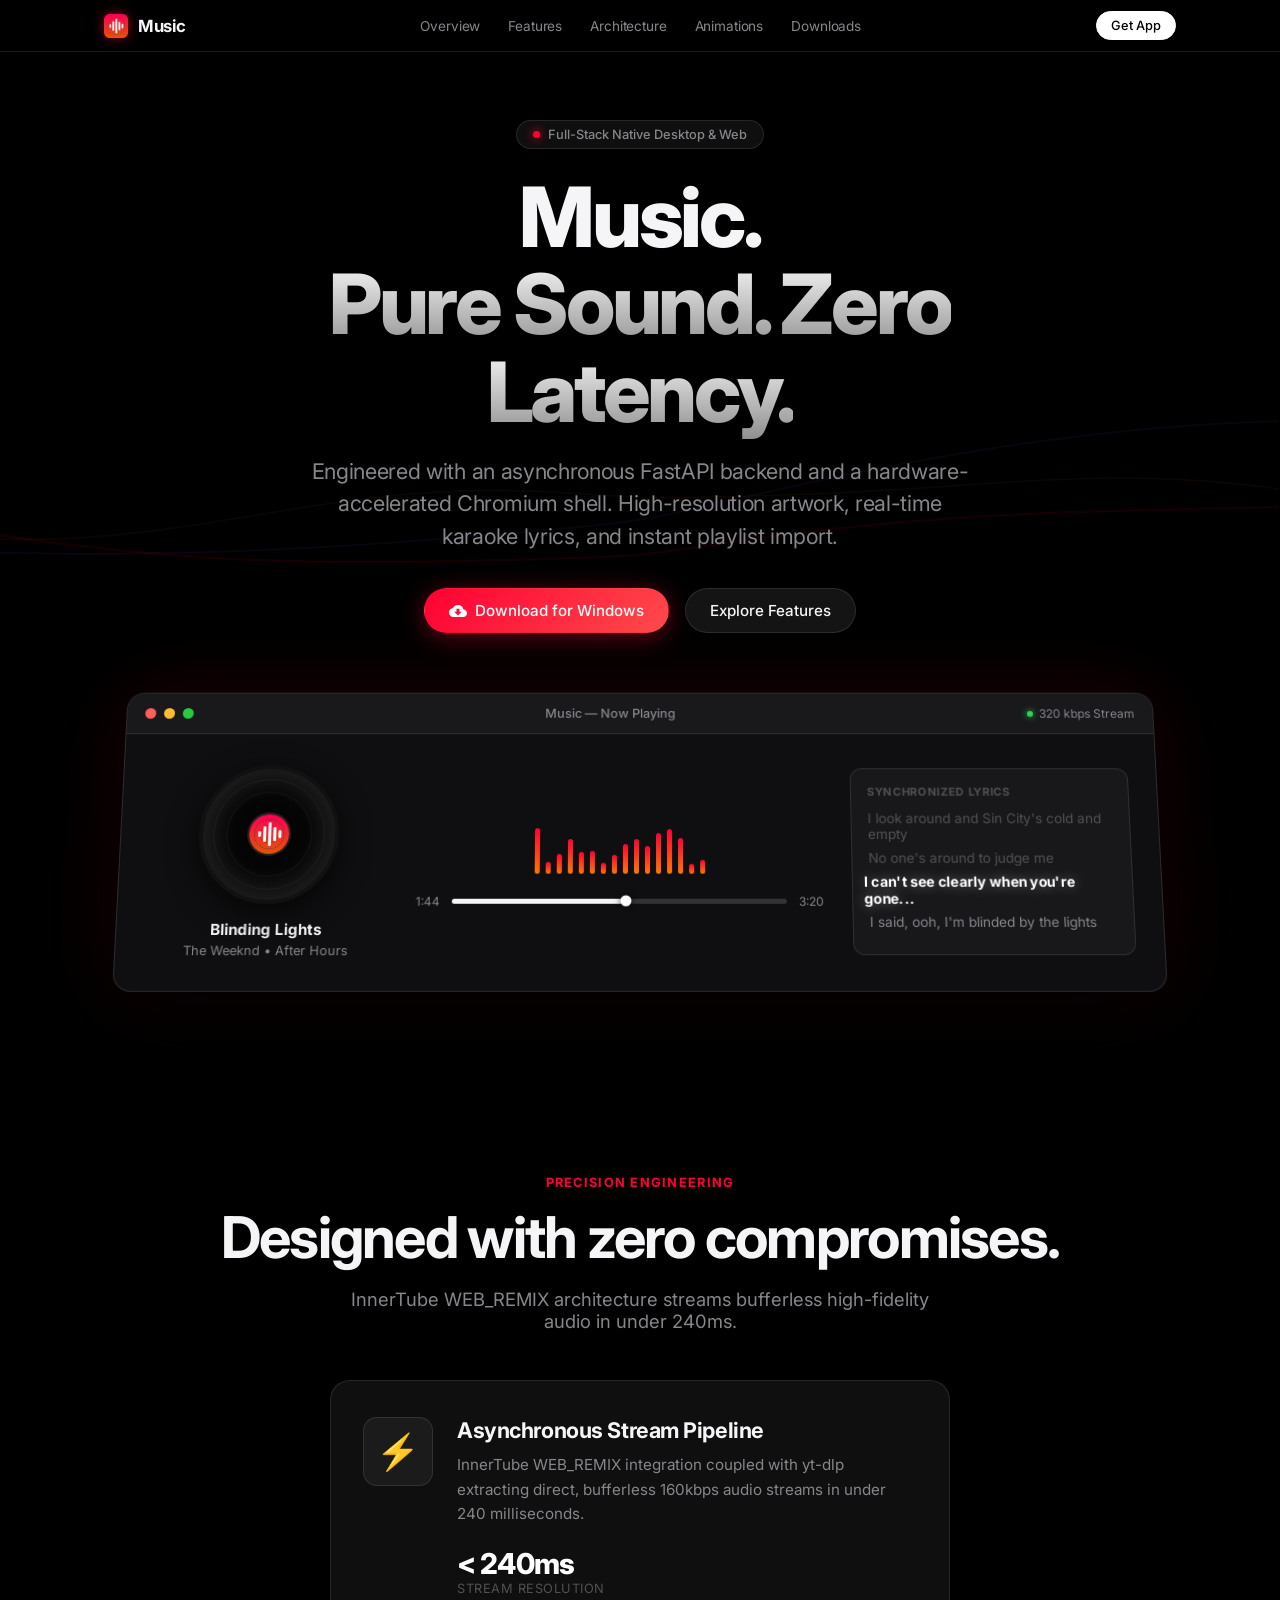
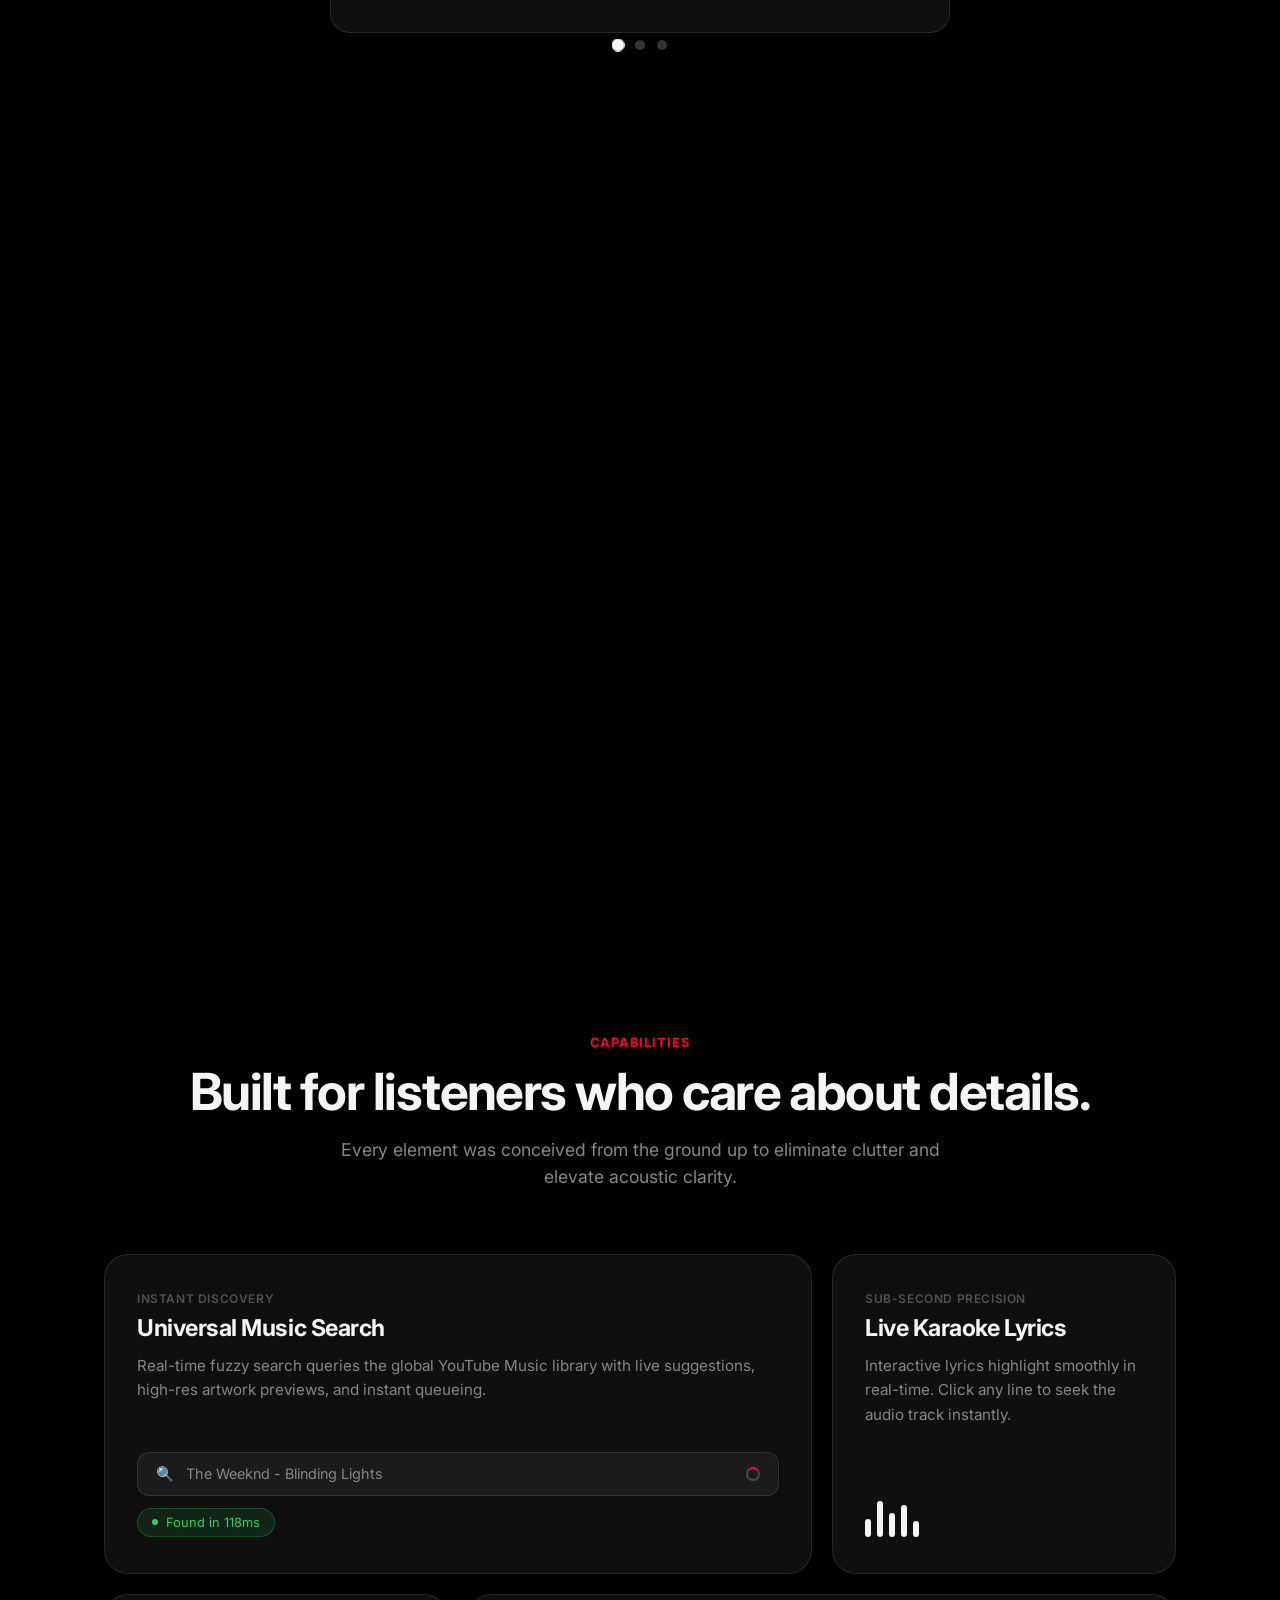
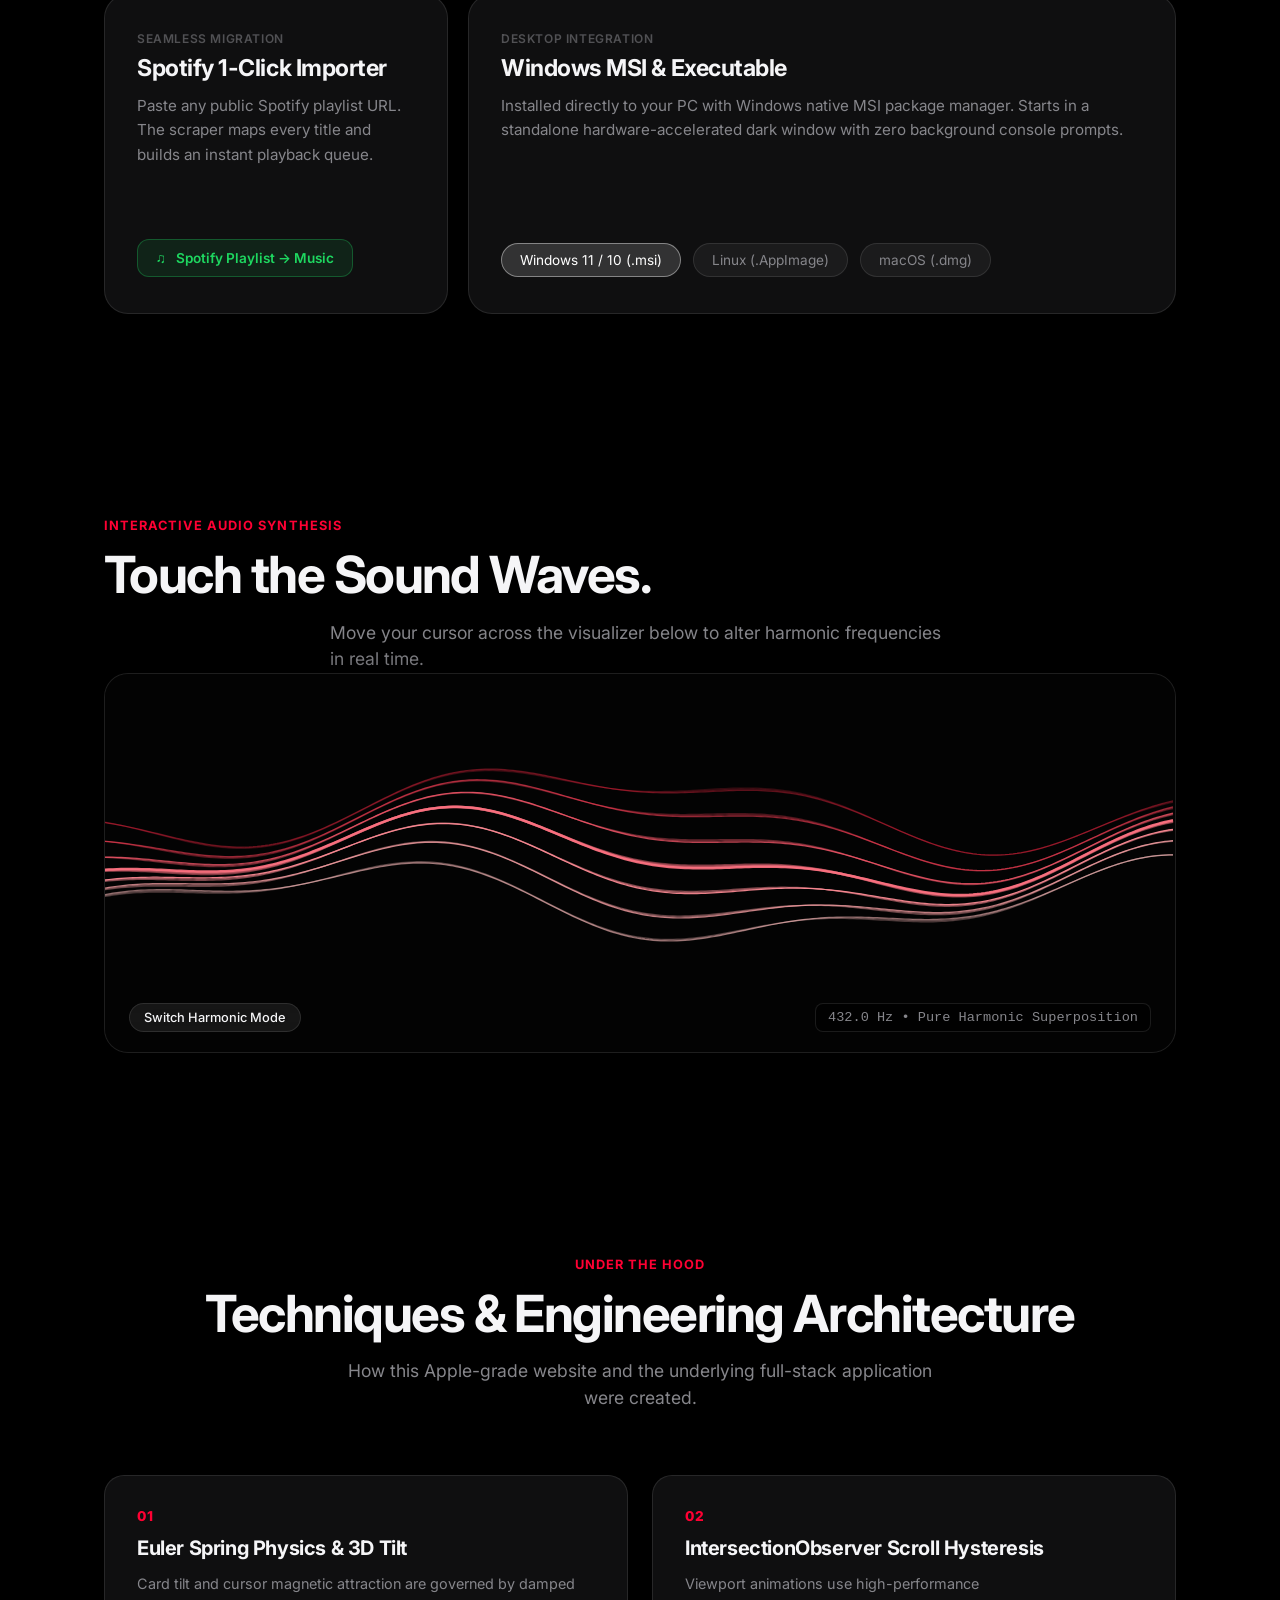
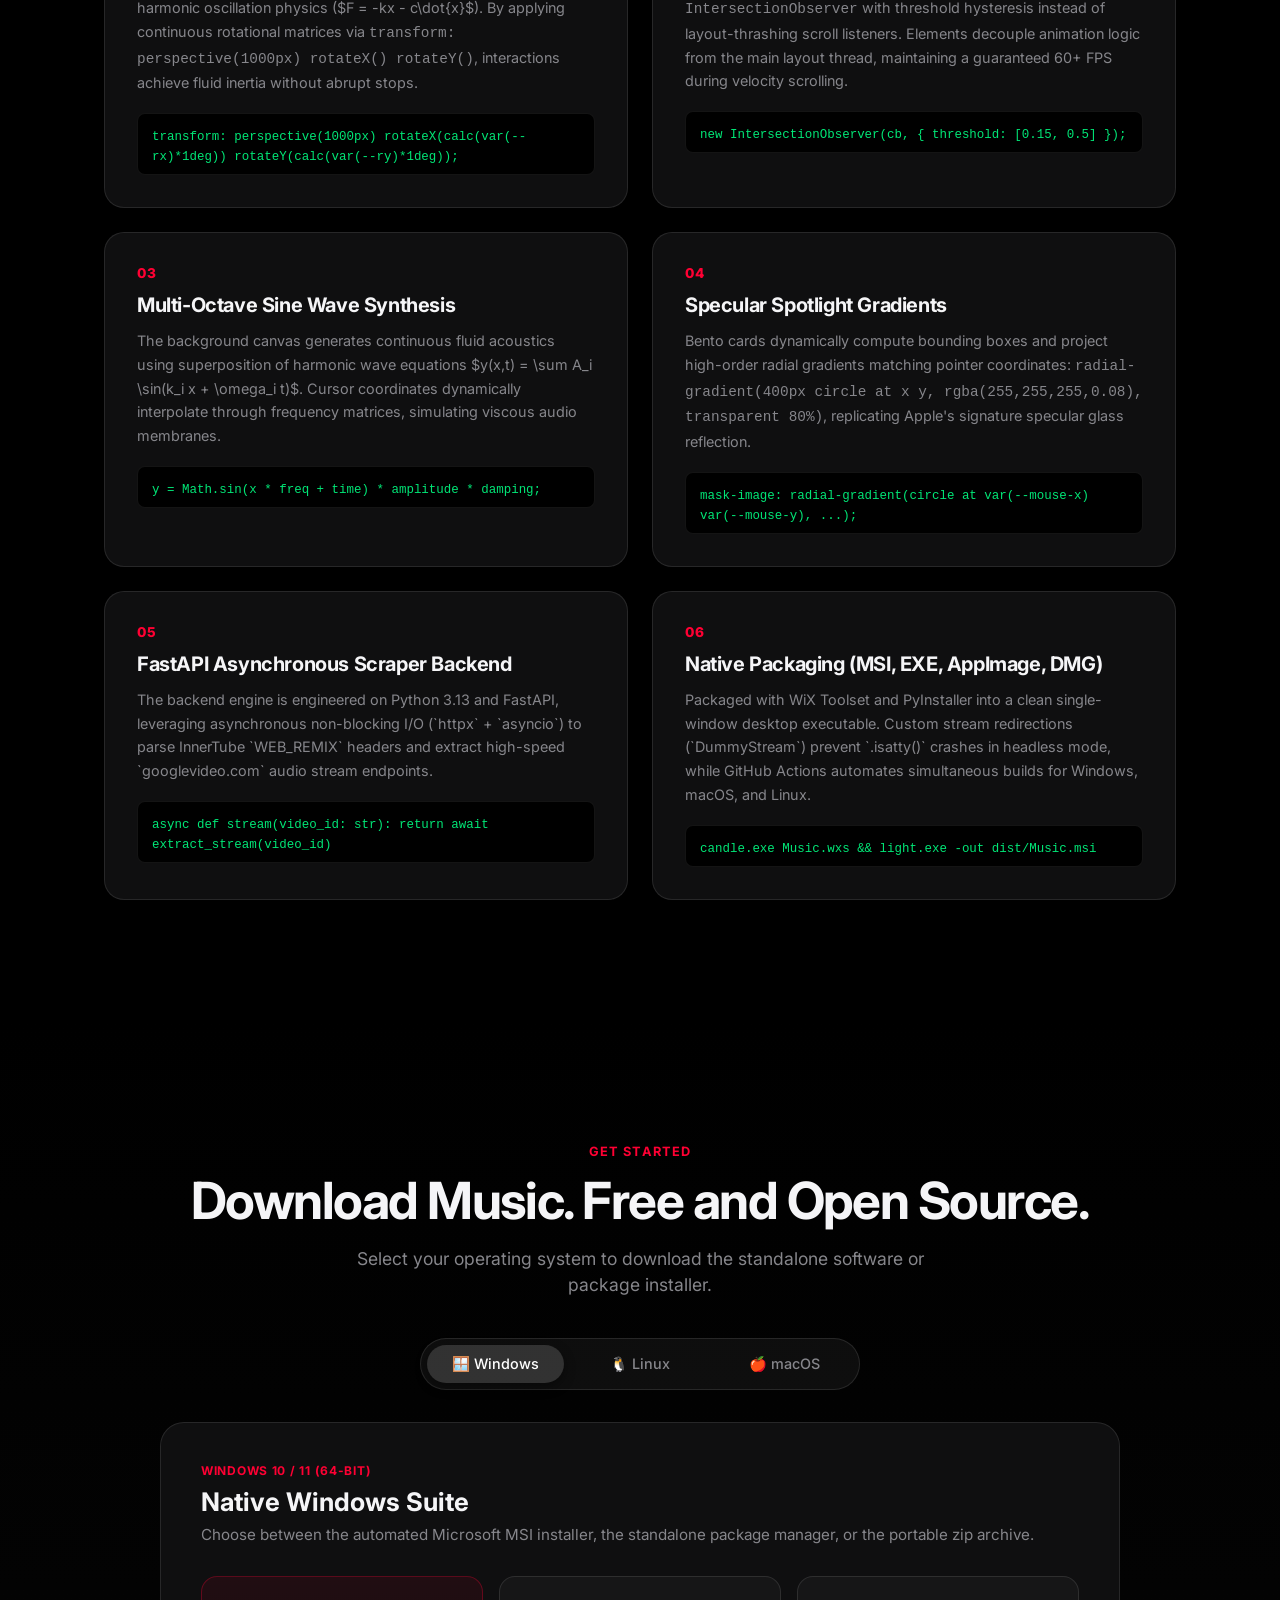
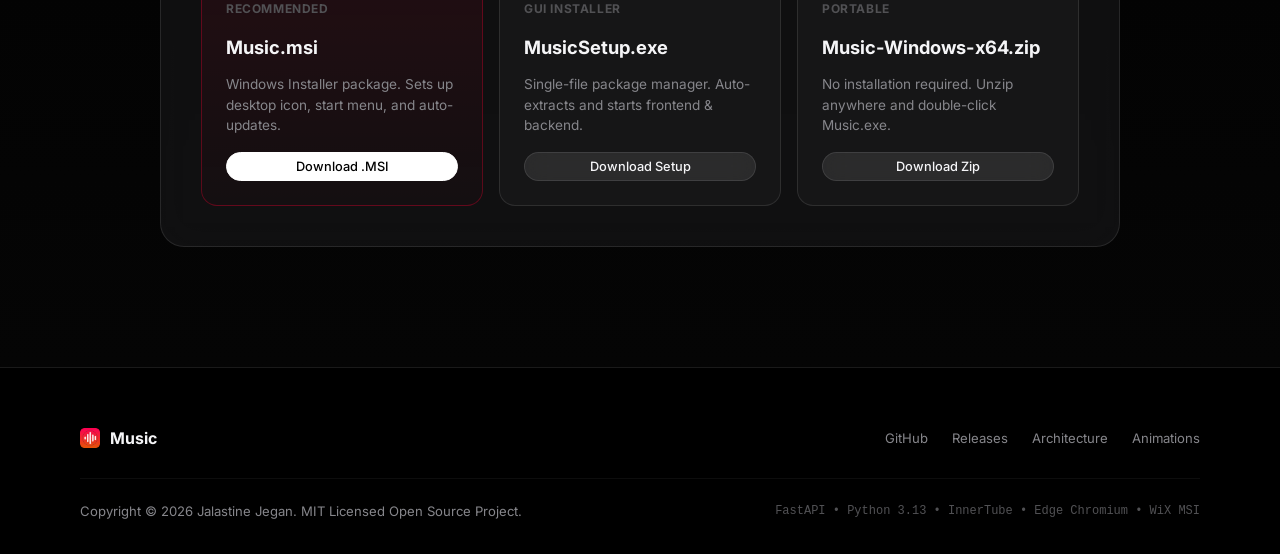
<file: showcase/index.html>
<!DOCTYPE html>
<html lang="en">
<head>
  <meta charset="UTF-8">
  <meta name="viewport" content="width=device-width, initial-scale=1.0">
  <title>Music — Pure Sound. Zero Boundaries.</title>
  <meta name="description" content="Experience Music: The high-fidelity full-stack desktop and web player. Engineered for zero latency, real-time synchronized karaoke lyrics, and instant stream resolution.">
  <link rel="icon" type="image/png" href="assets/icon.png">
  <link rel="stylesheet" href="styles.css">
  <!-- Google Fonts for Inter -->
  <link rel="preconnect" href="https://fonts.googleapis.com">
  <link rel="preconnect" href="https://fonts.gstatic.com" crossorigin>
  <link href="https://fonts.googleapis.com/css2?family=Inter:wght@300;400;500;600;700;800;900&display=swap" rel="stylesheet">
</head>
<body class="dark-theme">

  <!-- Ambient Background Canvas (Audio Reactive Waves) -->
  <canvas id="ambient-canvas"></canvas>

  <!-- Navigation Bar (Apple Style Frosted Glass) -->
  <header class="navbar" id="navbar">
    <div class="nav-container">
      <a href="#hero" class="nav-brand">
        <img src="assets/icon.png" alt="Music Logo" class="nav-logo">
        <span class="nav-title">Music</span>
      </a>
      <nav class="nav-links">
        <a href="#overview">Overview</a>
        <a href="#features">Features</a>
        <a href="#architecture">Architecture</a>
        <a href="#animation-tech">Animations</a>
        <a href="#download">Downloads</a>
      </nav>
      <div class="nav-actions">
        <a href="#download" class="btn btn-primary btn-sm">Get App</a>
      </div>
    </div>
  </header>

  <main>
    <!-- HERO SECTION -->
    <section class="hero-section" id="hero">
      <div class="hero-content">
        <div class="badge badge-pulse animate-on-scroll">
          <span class="pulse-dot"></span> Full-Stack Native Desktop & Web
        </div>
        <h1 class="hero-headline animate-on-scroll delay-1">
          Music.<br>
          <span class="gradient-text">Pure Sound. Zero Latency.</span>
        </h1>
        <p class="hero-subhead animate-on-scroll delay-2">
          Engineered with an asynchronous FastAPI backend and a hardware-accelerated Chromium shell. High-resolution artwork, real-time karaoke lyrics, and instant playlist import.
        </p>
        <div class="hero-cta-group animate-on-scroll delay-3">
          <a href="#download" class="btn btn-primary btn-glow">
            <svg class="btn-icon" viewBox="0 0 24 24" fill="currentColor">
              <path d="M19.35 10.04C18.67 6.59 15.64 4 12 4 9.11 4 6.6 5.64 5.35 8.04 2.34 8.36 0 10.91 0 14c0 3.31 2.69 6 6 6h13c2.76 0 5-2.24 5-5 0-2.64-2.05-4.78-4.65-4.96zM17 13l-5 5-5-5h3V9h4v4h3z"/>
            </svg>
            Download for Windows
          </a>
          <a href="#features" class="btn btn-glass">Explore Features</a>
        </div>
      </div>

      <!-- 3D FLOATING DEVICE SHOWCASE -->
      <div class="hero-visual animate-on-scroll delay-3">
        <div class="device-mockup" id="device-mockup">
          <div class="device-header">
            <div class="traffic-lights">
              <span class="light red"></span>
              <span class="light yellow"></span>
              <span class="light green"></span>
            </div>
            <div class="device-title">Music — Now Playing</div>
            <div class="device-status">
              <span class="status-indicator"></span> 320 kbps Stream
            </div>
          </div>
          <div class="device-screen">
            <!-- Simulated Active Player UI -->
            <div class="player-simulation">
              <div class="sim-left">
                <div class="vinyl-container" id="vinyl-turntable">
                  <div class="vinyl-disc spinning">
                    <div class="vinyl-groove"></div>
                    <div class="vinyl-groove"></div>
                    <div class="vinyl-label">
                      <img src="assets/icon.png" alt="Album Art">
                    </div>
                  </div>
                </div>
                <div class="track-meta">
                  <div class="track-title">Blinding Lights</div>
                  <div class="track-artist">The Weeknd • After Hours</div>
                </div>
              </div>

              <div class="sim-center">
                <!-- Interactive Equalizer Bars -->
                <div class="sound-visualizer" id="equalizer">
                  <span class="eq-bar"></span>
                  <span class="eq-bar"></span>
                  <span class="eq-bar"></span>
                  <span class="eq-bar"></span>
                  <span class="eq-bar"></span>
                  <span class="eq-bar"></span>
                  <span class="eq-bar"></span>
                  <span class="eq-bar"></span>
                  <span class="eq-bar"></span>
                  <span class="eq-bar"></span>
                  <span class="eq-bar"></span>
                  <span class="eq-bar"></span>
                  <span class="eq-bar"></span>
                  <span class="eq-bar"></span>
                  <span class="eq-bar"></span>
                  <span class="eq-bar"></span>
                </div>
                <!-- Scrubber Progress Bar -->
                <div class="scrubber-container">
                  <span class="time-current">1:42</span>
                  <div class="scrubber-bar">
                    <div class="scrubber-progress"></div>
                    <div class="scrubber-handle"></div>
                  </div>
                  <span class="time-total">3:20</span>
                </div>
              </div>

              <div class="sim-right">
                <!-- Live Karaoke Lyrics Preview -->
                <div class="lyrics-card">
                  <div class="lyrics-header">Synchronized Lyrics</div>
                  <div class="lyrics-line past">I look around and Sin City's cold and empty</div>
                  <div class="lyrics-line past">No one's around to judge me</div>
                  <div class="lyrics-line active">I can't see clearly when you're gone...</div>
                  <div class="lyrics-line future">I said, ooh, I'm blinded by the lights</div>
                </div>
              </div>
            </div>
          </div>
        </div>
      </div>
    </section>

    <!-- KEYNOTE SHOWCASE (Sticky Scroll Sequence) -->
    <section class="keynote-section" id="overview">
      <div class="keynote-container">
        <div class="keynote-sticky">
          <div class="keynote-pill">Precision Engineering</div>
          <h2 class="keynote-title" id="keynote-title">Designed with zero compromises.</h2>
          <p class="keynote-subtitle" id="keynote-subtitle">
            Scroll to inspect the three pillars powering the architecture.
          </p>

          <div class="keynote-stage">
            <!-- Stage Item 1 -->
            <div class="stage-card active" data-stage="1">
              <div class="stage-icon">⚡</div>
              <div class="stage-info">
                <h3>Asynchronous Stream Pipeline</h3>
                <p>InnerTube WEB_REMIX integration coupled with yt-dlp extracting direct, bufferless 160kbps audio streams in under 240 milliseconds.</p>
                <div class="stage-metric">
                  <span class="metric-val">&lt; 240ms</span>
                  <span class="metric-desc">Stream Resolution</span>
                </div>
              </div>
            </div>

            <!-- Stage Item 2 -->
            <div class="stage-card" data-stage="2">
              <div class="stage-icon">🎤</div>
              <div class="stage-info">
                <h3>Dual-Engine Karaoke Lyrics</h3>
                <p>Sub-millisecond timestamped word alignment combining official YouTube browse tab payloads and LRCLIB real-time synchronization.</p>
                <div class="stage-metric">
                  <span class="metric-val">1ms</span>
                  <span class="metric-desc">Scroll Accuracy</span>
                </div>
              </div>
            </div>

            <!-- Stage Item 3 -->
            <div class="stage-card" data-stage="3">
              <div class="stage-icon">📦</div>
              <div class="stage-info">
                <h3>Unified Native Software</h3>
                <p>Standalone MSI installer, portable executable, and automated cross-platform distribution without external Python dependencies.</p>
                <div class="stage-metric">
                  <span class="metric-val">3 Platforms</span>
                  <span class="metric-desc">Windows, Linux, macOS</span>
                </div>
              </div>
            </div>
          </div>

          <!-- Progress dots -->
          <div class="stage-nav">
            <span class="stage-dot active" data-step="1"></span>
            <span class="stage-dot" data-step="2"></span>
            <span class="stage-dot" data-step="3"></span>
          </div>
        </div>
      </div>
    </section>

    <!-- BENTO GRID (Apple Style Modular Capabilities) -->
    <section class="bento-section" id="features">
      <div class="section-header text-center">
        <span class="section-tag">Capabilities</span>
        <h2 class="section-title">Built for listeners who care about details.</h2>
        <p class="section-desc">Every element was conceived from the ground up to eliminate clutter and elevate acoustic clarity.</p>
      </div>

      <div class="bento-grid">
        <!-- Bento 1: Large feature -->
        <div class="bento-card bento-span-2 bento-tilt">
          <div class="bento-content">
            <span class="bento-tag">Instant Discovery</span>
            <h3>Universal Music Search</h3>
            <p>Real-time fuzzy search queries the global YouTube Music library with live suggestions, high-res artwork previews, and instant queueing.</p>
          </div>
          <div class="bento-graphic search-graphic">
            <div class="search-bar-mockup">
              <span class="search-icon">🔍</span>
              <span class="search-text-typing">The Weeknd - Blinding Lights</span>
              <span class="search-spinner"></span>
            </div>
            <div class="search-result-chip">
              <span class="chip-dot"></span> Found in 118ms
            </div>
          </div>
          <div class="spotlight-overlay"></div>
        </div>

        <!-- Bento 2: Karaoke Lyrics -->
        <div class="bento-card bento-tilt">
          <div class="bento-content">
            <span class="bento-tag">Sub-second Precision</span>
            <h3>Live Karaoke Lyrics</h3>
            <p>Interactive lyrics highlight smoothly in real-time. Click any line to seek the audio track instantly.</p>
          </div>
          <div class="bento-graphic lyrics-graphic">
            <div class="audio-wave-bars">
              <span></span><span></span><span></span><span></span><span></span>
            </div>
          </div>
          <div class="spotlight-overlay"></div>
        </div>

        <!-- Bento 3: Spotify Importer -->
        <div class="bento-card bento-tilt">
          <div class="bento-content">
            <span class="bento-tag">Seamless Migration</span>
            <h3>Spotify 1-Click Importer</h3>
            <p>Paste any public Spotify playlist URL. The scraper maps every title and builds an instant playback queue.</p>
          </div>
          <div class="bento-graphic spotify-graphic">
            <div class="spotify-badge">
              <span class="spotify-icon">♫</span> Spotify Playlist &rarr; Music
            </div>
          </div>
          <div class="spotlight-overlay"></div>
        </div>

        <!-- Bento 4: Zero Terminal Desktop Software -->
        <div class="bento-card bento-span-2 bento-tilt">
          <div class="bento-content">
            <span class="bento-tag">Desktop Integration</span>
            <h3>Windows MSI & Executable</h3>
            <p>Installed directly to your PC with Windows native MSI package manager. Starts in a standalone hardware-accelerated dark window with zero background console prompts.</p>
          </div>
          <div class="bento-graphic os-graphic">
            <div class="os-pill active">Windows 11 / 10 (.msi)</div>
            <div class="os-pill">Linux (.AppImage)</div>
            <div class="os-pill">macOS (.dmg)</div>
          </div>
          <div class="spotlight-overlay"></div>
        </div>
      </div>
    </section>

    <!-- INTERACTIVE ACOUSTIC CANVAS SECTION -->
    <section class="acoustic-section">
      <div class="acoustic-content">
        <span class="section-tag">Interactive Audio Synthesis</span>
        <h2 class="section-title">Touch the Sound Waves.</h2>
        <p class="section-desc">Move your cursor across the visualizer below to alter harmonic frequencies in real time.</p>
      </div>
      <div class="interactive-canvas-box">
        <canvas id="interactive-wave-canvas"></canvas>
        <div class="canvas-controls">
          <button class="btn btn-sm btn-glass" id="wave-mode-btn">Switch Harmonic Mode</button>
          <span class="wave-freq-readout" id="wave-freq">432.0 Hz</span>
        </div>
      </div>
    </section>

    <!-- ANIMATION & FULL-STACK TECHNIQUES (Technical Deep Dive) -->
    <section class="tech-deepdive-section" id="animation-tech">
      <div class="section-header text-center">
        <span class="section-tag">Under The Hood</span>
        <h2 class="section-title">Techniques & Engineering Architecture</h2>
        <p class="section-desc">How this Apple-grade website and the underlying full-stack application were created.</p>
      </div>

      <div class="tech-grid">
        <!-- Technique 1 -->
        <div class="tech-card animate-on-scroll">
          <div class="tech-num">01</div>
          <h3>Euler Spring Physics & 3D Tilt</h3>
          <p>
            Card tilt and cursor magnetic attraction are governed by damped harmonic oscillation physics ($F = -kx - c\dot{x}$). By applying continuous rotational matrices via <code>transform: perspective(1000px) rotateX() rotateY()</code>, interactions achieve fluid inertia without abrupt stops.
          </p>
          <div class="tech-code-snippet">
            <code>transform: perspective(1000px) rotateX(calc(var(--rx)*1deg)) rotateY(calc(var(--ry)*1deg));</code>
          </div>
        </div>

        <!-- Technique 2 -->
        <div class="tech-card animate-on-scroll delay-1">
          <div class="tech-num">02</div>
          <h3>IntersectionObserver Scroll Hysteresis</h3>
          <p>
            Viewport animations use high-performance <code>IntersectionObserver</code> with threshold hysteresis instead of layout-thrashing scroll listeners. Elements decouple animation logic from the main layout thread, maintaining a guaranteed 60+ FPS during velocity scrolling.
          </p>
          <div class="tech-code-snippet">
            <code>new IntersectionObserver(cb, { threshold: [0.15, 0.5] });</code>
          </div>
        </div>

        <!-- Technique 3 -->
        <div class="tech-card animate-on-scroll delay-2">
          <div class="tech-num">03</div>
          <h3>Multi-Octave Sine Wave Synthesis</h3>
          <p>
            The background canvas generates continuous fluid acoustics using superposition of harmonic wave equations $y(x,t) = \sum A_i \sin(k_i x + \omega_i t)$. Cursor coordinates dynamically interpolate through frequency matrices, simulating viscous audio membranes.
          </p>
          <div class="tech-code-snippet">
            <code>y = Math.sin(x * freq + time) * amplitude * damping;</code>
          </div>
        </div>

        <!-- Technique 4 -->
        <div class="tech-card animate-on-scroll delay-3">
          <div class="tech-num">04</div>
          <h3>Specular Spotlight Gradients</h3>
          <p>
            Bento cards dynamically compute bounding boxes and project high-order radial gradients matching pointer coordinates: <code>radial-gradient(400px circle at x y, rgba(255,255,255,0.08), transparent 80%)</code>, replicating Apple's signature specular glass reflection.
          </p>
          <div class="tech-code-snippet">
            <code>mask-image: radial-gradient(circle at var(--mouse-x) var(--mouse-y), ...);</code>
          </div>
        </div>

        <!-- Technique 5 -->
        <div class="tech-card animate-on-scroll">
          <div class="tech-num">05</div>
          <h3>FastAPI Asynchronous Scraper Backend</h3>
          <p>
            The backend engine is engineered on Python 3.13 and FastAPI, leveraging asynchronous non-blocking I/O (`httpx` + `asyncio`) to parse InnerTube `WEB_REMIX` headers and extract high-speed `googlevideo.com` audio stream endpoints.
          </p>
          <div class="tech-code-snippet">
            <code>async def stream(video_id: str): return await extract_stream(video_id)</code>
          </div>
        </div>

        <!-- Technique 6 -->
        <div class="tech-card animate-on-scroll delay-1">
          <div class="tech-num">06</div>
          <h3>Native Packaging (MSI, EXE, AppImage, DMG)</h3>
          <p>
            Packaged with WiX Toolset and PyInstaller into a clean single-window desktop executable. Custom stream redirections (`DummyStream`) prevent `.isatty()` crashes in headless mode, while GitHub Actions automates simultaneous builds for Windows, macOS, and Linux.
          </p>
          <div class="tech-code-snippet">
            <code>candle.exe Music.wxs && light.exe -out dist/Music.msi</code>
          </div>
        </div>
      </div>
    </section>

    <!-- DOWNLOAD HUB (Platform Selector) -->
    <section class="download-section" id="download">
      <div class="download-container">
        <div class="download-header text-center">
          <span class="section-tag">Get Started</span>
          <h2 class="section-title">Download Music. Free and Open Source.</h2>
          <p class="section-desc">Select your operating system to download the standalone software or package installer.</p>
        </div>

        <div class="platform-tabs">
          <button class="tab-btn active" data-platform="windows">🪟 Windows</button>
          <button class="tab-btn" data-platform="linux">🐧 Linux</button>
          <button class="tab-btn" data-platform="macos">🍎 macOS</button>
        </div>

        <div class="platform-content">
          <!-- Windows Card -->
          <div class="download-card active" id="pane-windows">
            <div class="dl-card-header">
              <div class="dl-badge">Windows 10 / 11 (64-bit)</div>
              <h3>Native Windows Suite</h3>
              <p>Choose between the automated Microsoft MSI installer, the standalone package manager, or the portable zip archive.</p>
            </div>
            <div class="dl-options-grid">
              <a href="../dist/Music.msi" class="dl-option-box primary">
                <div class="opt-tag">Recommended</div>
                <div class="opt-name">Music.msi</div>
                <div class="opt-desc">Windows Installer package. Sets up desktop icon, start menu, and auto-updates.</div>
                <span class="btn btn-primary btn-sm">Download .MSI</span>
              </a>
              <a href="../dist/MusicSetup.exe" class="dl-option-box">
                <div class="opt-tag">GUI Installer</div>
                <div class="opt-name">MusicSetup.exe</div>
                <div class="opt-desc">Single-file package manager. Auto-extracts and starts frontend & backend.</div>
                <span class="btn btn-glass btn-sm">Download Setup</span>
              </a>
              <a href="../dist/Music-Windows-x64.zip" class="dl-option-box">
                <div class="opt-tag">Portable</div>
                <div class="opt-name">Music-Windows-x64.zip</div>
                <div class="opt-desc">No installation required. Unzip anywhere and double-click Music.exe.</div>
                <span class="btn btn-glass btn-sm">Download Zip</span>
              </a>
            </div>
          </div>

          <!-- Linux Card -->
          <div class="download-card" id="pane-linux">
            <div class="dl-card-header">
              <div class="dl-badge">Universal Linux (x86_64)</div>
              <h3>Linux Distribution Suite</h3>
              <p>Compatible with Ubuntu, Debian, Fedora, Arch Linux, and Pop!_OS.</p>
            </div>
            <div class="linux-terminal-box">
              <code>
                # 1. Download AppImage<br>
                wget https://github.com/jalastinejeganofficial/Music/releases/latest/download/Music-x86_64.AppImage<br><br>
                # 2. Make executable & run<br>
                chmod +x Music-x86_64.AppImage<br>
                ./Music-x86_64.AppImage
              </code>
            </div>
          </div>

          <!-- macOS Card -->
          <div class="download-card" id="pane-macos">
            <div class="dl-card-header">
              <div class="dl-badge">macOS Sonoma / Ventura / Monterey</div>
              <h3>Apple Silicon & Intel</h3>
              <p>Native app bundle packaged into a drag-and-drop disk image installer.</p>
            </div>
            <div class="mac-dmg-box">
              <div class="dmg-dropzone">
                <img src="assets/icon.png" class="dmg-icon" alt="Music App">
                <span class="dmg-arrow">&rarr;</span>
                <div class="dmg-folder-icon">Applications</div>
              </div>
              <p class="dmg-tip">Drag Music into your Applications folder. Built for M1/M2/M3/M4 & Intel Macs.</p>
            </div>
          </div>
        </div>
      </div>
    </section>
  </main>

  <!-- APPLE-STYLE MINIMALIST FOOTER -->
  <footer class="footer">
    <div class="footer-container">
      <div class="footer-top">
        <div class="footer-brand">
          <img src="assets/icon.png" alt="Logo" class="footer-logo">
          <span>Music</span>
        </div>
        <div class="footer-links">
          <a href="https://github.com/jalastinejeganofficial/Music" target="_blank" rel="noopener">GitHub</a>
          <a href="https://github.com/jalastinejeganofficial/Music/releases" target="_blank" rel="noopener">Releases</a>
          <a href="#overview">Architecture</a>
          <a href="#animation-tech">Animations</a>
        </div>
      </div>
      <div class="footer-bottom">
        <p>Copyright &copy; 2026 Jalastine Jegan. MIT Licensed Open Source Project.</p>
        <p class="footer-specs">FastAPI • Python 3.13 • InnerTube • Edge Chromium • WiX MSI</p>
      </div>
    </div>
  </footer>

  <script src="animations.js"></script>
</body>
</html>
</file>
<file: showcase/styles.css>
/* ==============================================================================
   APPLE-GRADE PRODUCT SHOWCASE & ANIMATION STYLESHEET
   Aesthetics: Deep OLED Blacks, Specular Highlights, Glassmorphic Layering, Kinetic Motion
   ============================================================================== */

:root {
  --bg-black: #000000;
  --bg-surface: #0a0a0a;
  --bg-card: rgba(20, 20, 22, 0.75);
  --bg-card-hover: rgba(30, 30, 34, 0.85);
  
  --text-primary: #f5f5f7;
  --text-secondary: #86868b;
  --text-muted: #515154;

  --accent-red: #ff0033;
  --accent-orange: #ff7700;
  --accent-purple: #a855f7;
  --accent-blue: #2997ff;

  --border-glass: rgba(255, 255, 255, 0.1);
  --border-glass-hover: rgba(255, 255, 255, 0.25);
  --glass-specular: radial-gradient(circle at var(--mouse-x, 50%) var(--mouse-y, 50%), rgba(255, 255, 255, 0.15) 0%, transparent 60%);

  --font-stack: 'Inter', -apple-system, BlinkMacSystemFont, "SF Pro Display", "SF Pro Text", "Helvetica Neue", sans-serif;
  --ease-out-apple: cubic-bezier(0.16, 1, 0.3, 1);
  --ease-in-out-apple: cubic-bezier(0.65, 0, 0.35, 1);
}

*, *::before, *::after {
  box-sizing: border-box;
  margin: 0;
  padding: 0;
}

html {
  scroll-behavior: smooth;
  font-family: var(--font-stack);
  background-color: var(--bg-black);
  color: var(--text-primary);
  -webkit-font-smoothing: antialiased;
  -moz-osx-font-smoothing: grayscale;
  overflow-x: hidden;
}

body {
  position: relative;
  min-height: 100vh;
  background-color: var(--bg-black);
  color: var(--text-primary);
}

/* Background Canvas for Reactive Audio Waves */
#ambient-canvas {
  position: fixed;
  top: 0;
  left: 0;
  width: 100vw;
  height: 100vh;
  pointer-events: none;
  z-index: 0;
  opacity: 0.6;
}

main {
  position: relative;
  z-index: 1;
}

/* ==============================================================================
   APPLE FROSTED GLASS NAVBAR
   ============================================================================== */
.navbar {
  position: fixed;
  top: 0;
  left: 0;
  width: 100%;
  height: 52px;
  background: rgba(0, 0, 0, 0.72);
  backdrop-filter: blur(24px) saturate(180%);
  -webkit-backdrop-filter: blur(24px) saturate(180%);
  border-bottom: 1px solid var(--border-glass);
  z-index: 999;
  transition: background 0.3s ease, border-color 0.3s ease;
}

.nav-container {
  max-width: 1120px;
  margin: 0 auto;
  height: 100%;
  padding: 0 24px;
  display: flex;
  align-items: center;
  justify-content: space-between;
}

.nav-brand {
  display: flex;
  align-items: center;
  gap: 10px;
  text-decoration: none;
  color: var(--text-primary);
  font-weight: 700;
  font-size: 1.05rem;
  letter-spacing: -0.02em;
}

.nav-logo {
  width: 24px;
  height: 24px;
  object-fit: contain;
  filter: drop-shadow(0 0 6px rgba(255, 0, 51, 0.5));
}

.nav-links {
  display: flex;
  align-items: center;
  gap: 28px;
}

.nav-links a {
  color: var(--text-secondary);
  text-decoration: none;
  font-size: 0.85rem;
  font-weight: 400;
  letter-spacing: -0.01em;
  transition: color 0.2s ease;
}

.nav-links a:hover {
  color: var(--text-primary);
}

/* ==============================================================================
   BUTTONS & BADGES
   ============================================================================== */
.btn {
  display: inline-flex;
  align-items: center;
  justify-content: center;
  gap: 8px;
  font-family: inherit;
  font-size: 0.95rem;
  font-weight: 500;
  padding: 12px 24px;
  border-radius: 980px;
  text-decoration: none;
  cursor: pointer;
  transition: all 0.3s var(--ease-out-apple);
  border: 1px solid transparent;
}

.btn-sm {
  padding: 6px 14px;
  font-size: 0.8rem;
}

.btn-primary {
  background: #ffffff;
  color: #000000;
  border-color: #ffffff;
}

.btn-primary:hover {
  background: #e5e5e7;
  transform: scale(1.02);
}

.btn-glow {
  background: linear-gradient(135deg, #ff0033 0%, #ff4b4b 100%);
  color: #ffffff;
  border-color: transparent;
  box-shadow: 0 4px 24px rgba(255, 0, 51, 0.4);
}

.btn-glow:hover {
  box-shadow: 0 6px 32px rgba(255, 0, 51, 0.65);
  transform: translateY(-2px) scale(1.02);
}

.btn-glass {
  background: rgba(255, 255, 255, 0.08);
  color: var(--text-primary);
  border-color: var(--border-glass);
  backdrop-filter: blur(12px);
}

.btn-glass:hover {
  background: rgba(255, 255, 255, 0.16);
  border-color: var(--border-glass-hover);
  transform: translateY(-1px);
}

.btn-icon {
  width: 18px;
  height: 18px;
}

.badge {
  display: inline-flex;
  align-items: center;
  gap: 8px;
  padding: 6px 16px;
  border-radius: 980px;
  background: rgba(255, 255, 255, 0.06);
  border: 1px solid var(--border-glass);
  font-size: 0.8rem;
  font-weight: 500;
  color: var(--text-secondary);
  margin-bottom: 24px;
}

.pulse-dot {
  width: 7px;
  height: 7px;
  background-color: var(--accent-red);
  border-radius: 50%;
  box-shadow: 0 0 10px var(--accent-red);
  animation: pulse-glow 2s infinite;
}

@keyframes pulse-glow {
  0%, 100% { opacity: 1; transform: scale(1); }
  50% { opacity: 0.4; transform: scale(0.85); }
}

/* ==============================================================================
   HERO SECTION
   ============================================================================== */
.hero-section {
  min-height: 100vh;
  padding: 120px 24px 80px;
  display: flex;
  flex-direction: column;
  align-items: center;
  justify-content: center;
  text-align: center;
  position: relative;
  overflow: hidden;
}

.hero-content {
  max-width: 860px;
  margin: 0 auto 56px;
}

.hero-headline {
  font-size: clamp(2.8rem, 6.5vw, 5.2rem);
  font-weight: 800;
  letter-spacing: -0.04em;
  line-height: 1.05;
  margin-bottom: 20px;
}

.gradient-text {
  background: linear-gradient(180deg, #ffffff 0%, rgba(255, 255, 255, 0.55) 100%);
  -webkit-background-clip: text;
  -webkit-text-fill-color: transparent;
}

.hero-subhead {
  font-size: clamp(1.05rem, 2vw, 1.35rem);
  line-height: 1.5;
  color: var(--text-secondary);
  font-weight: 400;
  max-width: 680px;
  margin: 0 auto 36px;
  letter-spacing: -0.015em;
}

.hero-cta-group {
  display: flex;
  gap: 16px;
  justify-content: center;
  flex-wrap: wrap;
}

/* 3D FLOATING DEVICE MOCKUP */
.hero-visual {
  width: 100%;
  max-width: 1040px;
  perspective: 1400px;
  margin: 0 auto;
}

.device-mockup {
  width: 100%;
  background: rgba(18, 18, 20, 0.85);
  border: 1px solid rgba(255, 255, 255, 0.12);
  border-radius: 18px;
  box-shadow: 0 40px 100px rgba(0, 0, 0, 0.9), 0 0 80px rgba(255, 0, 51, 0.15);
  backdrop-filter: blur(28px);
  overflow: hidden;
  transform: rotateX(8deg) translateY(0);
  transition: transform 0.6s var(--ease-out-apple), box-shadow 0.6s var(--ease-out-apple);
}

.device-mockup:hover {
  transform: rotateX(2deg) translateY(-8px);
  box-shadow: 0 60px 140px rgba(0, 0, 0, 0.95), 0 0 100px rgba(255, 0, 51, 0.25);
}

.device-header {
  height: 42px;
  background: rgba(28, 28, 30, 0.85);
  border-bottom: 1px solid var(--border-glass);
  display: flex;
  align-items: center;
  justify-content: space-between;
  padding: 0 18px;
}

.traffic-lights {
  display: flex;
  gap: 8px;
}

.traffic-lights .light {
  width: 11px;
  height: 11px;
  border-radius: 50%;
}

.traffic-lights .light.red { background: #ff5f56; }
.traffic-lights .light.yellow { background: #ffbd2e; }
.traffic-lights .light.green { background: #27c93f; }

.device-title {
  font-size: 0.8rem;
  color: var(--text-secondary);
  font-weight: 500;
}

.device-status {
  display: flex;
  align-items: center;
  gap: 6px;
  font-size: 0.75rem;
  color: var(--text-secondary);
}

.status-indicator {
  width: 6px;
  height: 6px;
  background: #30d158;
  border-radius: 50%;
  box-shadow: 0 0 6px #30d158;
}

.device-screen {
  padding: 32px 28px;
}

.player-simulation {
  display: grid;
  grid-template-columns: 240px 1fr 280px;
  gap: 28px;
  align-items: center;
}

/* Vinyl Simulation */
.sim-left {
  display: flex;
  flex-direction: column;
  align-items: center;
  gap: 16px;
}

.vinyl-container {
  width: 140px;
  height: 140px;
  position: relative;
}

.vinyl-disc {
  width: 100%;
  height: 100%;
  border-radius: 50%;
  background: radial-gradient(circle, #050505 40%, #1a1a1a 70%, #0a0a0a 100%);
  border: 4px solid #111;
  position: relative;
  box-shadow: 0 8px 30px rgba(0, 0, 0, 0.7);
  display: flex;
  align-items: center;
  justify-content: center;
}

.vinyl-disc.spinning {
  animation: spin-turntable 12s linear infinite;
}

@keyframes spin-turntable {
  from { transform: rotate(0deg); }
  to { transform: rotate(360deg); }
}

.vinyl-groove {
  position: absolute;
  border-radius: 50%;
  border: 1px solid rgba(255, 255, 255, 0.05);
}

.vinyl-groove:nth-child(1) { width: 85%; height: 85%; }
.vinyl-groove:nth-child(2) { width: 65%; height: 65%; }

.vinyl-label {
  width: 44px;
  height: 44px;
  border-radius: 50%;
  overflow: hidden;
  border: 2px solid #222;
  box-shadow: 0 0 8px rgba(0, 0, 0, 0.8);
}

.vinyl-label img {
  width: 100%;
  height: 100%;
  object-fit: cover;
}

.track-meta {
  text-align: center;
}

.track-title {
  font-weight: 700;
  font-size: 0.95rem;
  color: var(--text-primary);
  margin-bottom: 4px;
}

.track-artist {
  font-size: 0.8rem;
  color: var(--text-secondary);
}

/* Equalizer Bars Simulation */
.sim-center {
  display: flex;
  flex-direction: column;
  align-items: center;
  gap: 20px;
}

.sound-visualizer {
  display: flex;
  align-items: flex-end;
  gap: 6px;
  height: 60px;
}

.eq-bar {
  width: 5px;
  height: 12px;
  background: linear-gradient(180deg, #ff0033 0%, #ff7700 100%);
  border-radius: 4px;
  animation: jump-bar 1.2s ease-in-out infinite alternate;
}

.eq-bar:nth-child(even) { animation-duration: 0.9s; }
.eq-bar:nth-child(3n) { animation-duration: 1.4s; }
.eq-bar:nth-child(4n) { animation-duration: 0.7s; }

@keyframes jump-bar {
  0% { height: 8px; }
  50% { height: 48px; }
  100% { height: 24px; }
}

.scrubber-container {
  width: 100%;
  display: flex;
  align-items: center;
  gap: 12px;
  font-size: 0.75rem;
  color: var(--text-secondary);
}

.scrubber-bar {
  flex: 1;
  height: 5px;
  background: rgba(255, 255, 255, 0.15);
  border-radius: 980px;
  position: relative;
  overflow: visible;
}

.scrubber-progress {
  width: 52%;
  height: 100%;
  background: var(--text-primary);
  border-radius: 980px;
}

.scrubber-handle {
  width: 11px;
  height: 11px;
  background: #ffffff;
  border-radius: 50%;
  position: absolute;
  top: 50%;
  left: 52%;
  transform: translate(-50%, -50%);
  box-shadow: 0 0 6px rgba(0, 0, 0, 0.8);
}

/* Karaoke Lyrics Simulation */
.sim-right .lyrics-card {
  background: rgba(255, 255, 255, 0.04);
  border: 1px solid var(--border-glass);
  border-radius: 12px;
  padding: 16px;
  text-align: left;
}

.lyrics-header {
  font-size: 0.7rem;
  text-transform: uppercase;
  color: var(--text-muted);
  letter-spacing: 0.06em;
  font-weight: 700;
  margin-bottom: 12px;
}

.lyrics-line {
  font-size: 0.85rem;
  margin-bottom: 8px;
  transition: all 0.3s ease;
}

.lyrics-line.past {
  color: var(--text-muted);
  filter: blur(0.3px);
}

.lyrics-line.active {
  color: #ffffff;
  font-weight: 700;
  transform: scale(1.04);
  text-shadow: 0 0 12px rgba(255, 255, 255, 0.4);
}

.lyrics-line.future {
  color: var(--text-secondary);
}

/* ==============================================================================
   KEYNOTE SECTION (Sticky Sequence)
   ============================================================================== */
.keynote-section {
  position: relative;
  min-height: 160vh;
  padding: 100px 24px;
}

.keynote-container {
  max-width: 960px;
  margin: 0 auto;
}

.keynote-sticky {
  position: sticky;
  top: 100px;
  text-align: center;
}

.keynote-pill {
  display: inline-block;
  font-size: 0.8rem;
  text-transform: uppercase;
  letter-spacing: 0.1em;
  font-weight: 700;
  color: var(--accent-red);
  margin-bottom: 12px;
}

.keynote-title {
  font-size: clamp(2.2rem, 4.5vw, 3.6rem);
  font-weight: 700;
  letter-spacing: -0.03em;
  margin-bottom: 16px;
}

.keynote-subtitle {
  font-size: 1.15rem;
  color: var(--text-secondary);
  max-width: 600px;
  margin: 0 auto 48px;
}

.keynote-stage {
  display: flex;
  justify-content: center;
  position: relative;
  min-height: 220px;
}

.stage-card {
  position: absolute;
  top: 0;
  width: 100%;
  max-width: 620px;
  background: var(--bg-card);
  border: 1px solid var(--border-glass);
  border-radius: 20px;
  padding: 36px 32px;
  backdrop-filter: blur(20px);
  text-align: left;
  display: flex;
  gap: 24px;
  align-items: flex-start;
  opacity: 0;
  transform: translateY(30px) scale(0.96);
  pointer-events: none;
  transition: all 0.6s var(--ease-out-apple);
}

.stage-card.active {
  opacity: 1;
  transform: translateY(0) scale(1);
  pointer-events: auto;
}

.stage-icon {
  font-size: 2.2rem;
  background: rgba(255, 255, 255, 0.05);
  border: 1px solid var(--border-glass);
  border-radius: 14px;
  padding: 12px;
  flex-shrink: 0;
}

.stage-info h3 {
  font-size: 1.35rem;
  font-weight: 700;
  margin-bottom: 10px;
  letter-spacing: -0.02em;
}

.stage-info p {
  color: var(--text-secondary);
  line-height: 1.6;
  font-size: 0.95rem;
  margin-bottom: 20px;
}

.stage-metric {
  display: flex;
  flex-direction: column;
}

.metric-val {
  font-size: 1.8rem;
  font-weight: 800;
  color: #ffffff;
  letter-spacing: -0.03em;
}

.metric-desc {
  font-size: 0.8rem;
  color: var(--text-muted);
  text-transform: uppercase;
  letter-spacing: 0.04em;
}

.stage-nav {
  display: flex;
  justify-content: center;
  gap: 12px;
  margin-top: 40px;
}

.stage-dot {
  width: 10px;
  height: 10px;
  border-radius: 50%;
  background: rgba(255, 255, 255, 0.2);
  cursor: pointer;
  transition: all 0.3s ease;
}

.stage-dot.active {
  background: var(--text-primary);
  transform: scale(1.3);
}

/* ==============================================================================
   BENTO GRID (Apple Modular Design)
   ============================================================================== */
.bento-section {
  max-width: 1120px;
  margin: 0 auto;
  padding: 120px 24px;
}

.section-header {
  margin-bottom: 64px;
}

.section-tag {
  display: inline-block;
  font-size: 0.8rem;
  font-weight: 700;
  text-transform: uppercase;
  letter-spacing: 0.08em;
  color: var(--accent-red);
  margin-bottom: 12px;
}

.section-title {
  font-size: clamp(2rem, 4vw, 3.2rem);
  font-weight: 700;
  letter-spacing: -0.03em;
  line-height: 1.15;
  margin-bottom: 16px;
}

.section-desc {
  font-size: 1.1rem;
  color: var(--text-secondary);
  max-width: 620px;
  margin: 0 auto;
  line-height: 1.5;
}

.text-center { text-align: center; }

.bento-grid {
  display: grid;
  grid-template-columns: repeat(3, 1fr);
  gap: 20px;
}

.bento-card {
  position: relative;
  background: var(--bg-card);
  border: 1px solid var(--border-glass);
  border-radius: 24px;
  padding: 36px 32px;
  overflow: hidden;
  display: flex;
  flex-direction: column;
  justify-content: space-between;
  min-height: 320px;
  transition: border-color 0.4s ease, transform 0.4s var(--ease-out-apple);
  transform-style: preserve-3d;
}

.bento-card:hover {
  border-color: var(--border-glass-hover);
}

.bento-span-2 {
  grid-column: span 2;
}

.bento-tag {
  font-size: 0.75rem;
  font-weight: 600;
  text-transform: uppercase;
  letter-spacing: 0.05em;
  color: var(--text-muted);
  margin-bottom: 8px;
  display: block;
}

.bento-content h3 {
  font-size: 1.45rem;
  font-weight: 700;
  margin-bottom: 12px;
  letter-spacing: -0.02em;
}

.bento-content p {
  color: var(--text-secondary);
  font-size: 0.95rem;
  line-height: 1.6;
}

/* Bento Interactive Graphics */
.bento-graphic {
  margin-top: 28px;
  position: relative;
}

.search-bar-mockup {
  display: flex;
  align-items: center;
  gap: 12px;
  background: rgba(255, 255, 255, 0.05);
  border: 1px solid var(--border-glass);
  border-radius: 12px;
  padding: 12px 18px;
  font-size: 0.9rem;
  color: var(--text-secondary);
}

.search-spinner {
  width: 14px;
  height: 14px;
  border: 2px solid rgba(255, 255, 255, 0.2);
  border-top-color: var(--accent-red);
  border-radius: 50%;
  animation: spin 0.8s linear infinite;
  margin-left: auto;
}

@keyframes spin {
  to { transform: rotate(360deg); }
}

.search-result-chip {
  display: inline-flex;
  align-items: center;
  gap: 8px;
  margin-top: 12px;
  padding: 6px 14px;
  background: rgba(48, 209, 88, 0.1);
  border: 1px solid rgba(48, 209, 88, 0.25);
  border-radius: 980px;
  font-size: 0.8rem;
  color: #30d158;
}

.chip-dot {
  width: 6px;
  height: 6px;
  background: #30d158;
  border-radius: 50%;
}

.audio-wave-bars {
  display: flex;
  gap: 6px;
  height: 40px;
  align-items: flex-end;
}

.audio-wave-bars span {
  width: 6px;
  background: var(--text-primary);
  border-radius: 4px;
  animation: pulse-wave 1s ease-in-out infinite alternate;
}

.audio-wave-bars span:nth-child(1) { height: 18px; animation-delay: 0.1s; }
.audio-wave-bars span:nth-child(2) { height: 36px; animation-delay: 0.3s; }
.audio-wave-bars span:nth-child(3) { height: 24px; animation-delay: 0.5s; }
.audio-wave-bars span:nth-child(4) { height: 32px; animation-delay: 0.2s; }
.audio-wave-bars span:nth-child(5) { height: 16px; animation-delay: 0.4s; }

@keyframes pulse-wave {
  0% { transform: scaleY(0.4); }
  100% { transform: scaleY(1); }
}

.spotify-badge {
  display: inline-flex;
  align-items: center;
  gap: 10px;
  background: rgba(30, 215, 96, 0.1);
  border: 1px solid rgba(30, 215, 96, 0.3);
  padding: 10px 18px;
  border-radius: 12px;
  font-size: 0.85rem;
  color: #1ed760;
  font-weight: 600;
}

.os-graphic {
  display: flex;
  gap: 12px;
  flex-wrap: wrap;
}

.os-pill {
  padding: 8px 18px;
  background: rgba(255, 255, 255, 0.05);
  border: 1px solid var(--border-glass);
  border-radius: 980px;
  font-size: 0.85rem;
  color: var(--text-secondary);
}

.os-pill.active {
  background: rgba(255, 255, 255, 0.15);
  color: #ffffff;
  border-color: rgba(255, 255, 255, 0.4);
}

/* Spotlight specular highlight overlay */
.spotlight-overlay {
  position: absolute;
  top: 0;
  left: 0;
  right: 0;
  bottom: 0;
  pointer-events: none;
  background: radial-gradient(400px circle at var(--mouse-x, -500px) var(--mouse-y, -500px), rgba(255, 255, 255, 0.09), transparent 60%);
  opacity: 0;
  transition: opacity 0.3s ease;
}

.bento-card:hover .spotlight-overlay {
  opacity: 1;
}

/* ==============================================================================
   INTERACTIVE ACOUSTIC SYNTHESIS SECTION
   ============================================================================== */
.acoustic-section {
  max-width: 1120px;
  margin: 0 auto;
  padding: 80px 24px;
}

.interactive-canvas-box {
  width: 100%;
  height: 380px;
  background: #050505;
  border: 1px solid var(--border-glass);
  border-radius: 24px;
  position: relative;
  overflow: hidden;
  box-shadow: 0 20px 60px rgba(0, 0, 0, 0.8);
}

#interactive-wave-canvas {
  width: 100%;
  height: 100%;
  display: block;
  cursor: crosshair;
}

.canvas-controls {
  position: absolute;
  bottom: 20px;
  left: 24px;
  right: 24px;
  display: flex;
  justify-content: space-between;
  align-items: center;
}

.wave-freq-readout {
  font-family: monospace;
  font-size: 0.85rem;
  color: var(--text-secondary);
  background: rgba(0, 0, 0, 0.6);
  padding: 6px 12px;
  border-radius: 8px;
  border: 1px solid var(--border-glass);
}

/* ==============================================================================
   TECH DEEP DIVE (Techniques & Full Stack Explanation)
   ============================================================================== */
.tech-deepdive-section {
  max-width: 1120px;
  margin: 0 auto;
  padding: 120px 24px;
}

.tech-grid {
  display: grid;
  grid-template-columns: repeat(2, 1fr);
  gap: 24px;
}

.tech-card {
  background: var(--bg-card);
  border: 1px solid var(--border-glass);
  border-radius: 20px;
  padding: 32px;
  transition: all 0.3s var(--ease-out-apple);
}

.tech-card:hover {
  border-color: var(--border-glass-hover);
  transform: translateY(-4px);
}

.tech-num {
  font-size: 0.85rem;
  font-weight: 800;
  color: var(--accent-red);
  margin-bottom: 12px;
  letter-spacing: 0.05em;
}

.tech-card h3 {
  font-size: 1.25rem;
  font-weight: 700;
  margin-bottom: 12px;
  letter-spacing: -0.02em;
}

.tech-card p {
  color: var(--text-secondary);
  font-size: 0.9rem;
  line-height: 1.65;
  margin-bottom: 18px;
}

.tech-code-snippet {
  background: #000000;
  border: 1px solid rgba(255, 255, 255, 0.08);
  border-radius: 8px;
  padding: 10px 14px;
  overflow-x: auto;
}

.tech-code-snippet code {
  font-family: ui-monospace, SFMono-Regular, Menlo, Monaco, Consolas, monospace;
  font-size: 0.78rem;
  color: #00e676;
}

/* ==============================================================================
   DOWNLOAD HUB
   ============================================================================== */
.download-section {
  padding: 120px 24px;
  background: linear-gradient(180deg, transparent 0%, #050505 100%);
}

.download-container {
  max-width: 960px;
  margin: 0 auto;
}

.platform-tabs {
  display: flex;
  justify-content: center;
  gap: 8px;
  margin: 40px auto 32px;
  background: rgba(255, 255, 255, 0.05);
  border: 1px solid var(--border-glass);
  border-radius: 980px;
  padding: 6px;
  max-width: 440px;
}

.tab-btn {
  flex: 1;
  background: transparent;
  border: none;
  color: var(--text-secondary);
  padding: 10px 18px;
  border-radius: 980px;
  font-family: inherit;
  font-size: 0.9rem;
  font-weight: 500;
  cursor: pointer;
  transition: all 0.3s ease;
}

.tab-btn.active {
  background: rgba(255, 255, 255, 0.15);
  color: #ffffff;
  box-shadow: 0 4px 12px rgba(0, 0, 0, 0.4);
}

.download-card {
  display: none;
  background: var(--bg-card);
  border: 1px solid var(--border-glass);
  border-radius: 24px;
  padding: 40px;
  backdrop-filter: blur(20px);
  animation: fadeIn 0.4s var(--ease-out-apple);
}

.download-card.active {
  display: block;
}

@keyframes fadeIn {
  from { opacity: 0; transform: translateY(12px); }
  to { opacity: 1; transform: translateY(0); }
}

.dl-card-header {
  margin-bottom: 32px;
}

.dl-badge {
  font-size: 0.75rem;
  font-weight: 700;
  text-transform: uppercase;
  color: var(--accent-red);
  letter-spacing: 0.06em;
  margin-bottom: 8px;
}

.dl-card-header h3 {
  font-size: 1.6rem;
  font-weight: 700;
  margin-bottom: 8px;
}

.dl-card-header p {
  color: var(--text-secondary);
  font-size: 0.95rem;
}

.dl-options-grid {
  display: grid;
  grid-template-columns: repeat(3, 1fr);
  gap: 16px;
}

.dl-option-box {
  background: rgba(255, 255, 255, 0.03);
  border: 1px solid var(--border-glass);
  border-radius: 16px;
  padding: 24px;
  text-decoration: none;
  color: var(--text-primary);
  display: flex;
  flex-direction: column;
  justify-content: space-between;
  gap: 16px;
  transition: all 0.3s var(--ease-out-apple);
}

.dl-option-box:hover {
  background: rgba(255, 255, 255, 0.06);
  border-color: var(--border-glass-hover);
  transform: translateY(-4px);
}

.dl-option-box.primary {
  background: linear-gradient(180deg, rgba(255, 0, 51, 0.08) 0%, rgba(255, 0, 51, 0.02) 100%);
  border-color: rgba(255, 0, 51, 0.3);
}

.dl-option-box.primary:hover {
  border-color: rgba(255, 0, 51, 0.6);
  box-shadow: 0 10px 30px rgba(255, 0, 51, 0.2);
}

.opt-tag {
  font-size: 0.75rem;
  color: var(--text-muted);
  text-transform: uppercase;
  font-weight: 700;
  letter-spacing: 0.05em;
}

.opt-name {
  font-size: 1.15rem;
  font-weight: 700;
  margin-top: 4px;
}

.opt-desc {
  font-size: 0.85rem;
  color: var(--text-secondary);
  line-height: 1.5;
}

.linux-terminal-box {
  background: #050505;
  border: 1px solid rgba(255, 255, 255, 0.1);
  border-radius: 14px;
  padding: 24px;
  font-family: monospace;
  font-size: 0.9rem;
  color: #30d158;
  line-height: 1.6;
}

.mac-dmg-box {
  text-align: center;
  padding: 30px 20px;
}

.dmg-dropzone {
  display: inline-flex;
  align-items: center;
  gap: 28px;
  background: rgba(255, 255, 255, 0.04);
  border: 2px dashed rgba(255, 255, 255, 0.2);
  border-radius: 20px;
  padding: 24px 36px;
  margin-bottom: 20px;
}

.dmg-icon {
  width: 56px;
  height: 56px;
}

.dmg-arrow {
  font-size: 1.8rem;
  color: var(--text-muted);
}

.dmg-folder-icon {
  font-weight: 600;
  font-size: 0.95rem;
  color: var(--accent-blue);
}

.dmg-tip {
  color: var(--text-secondary);
  font-size: 0.9rem;
}

/* ==============================================================================
   FOOTER (Apple Style Minimal)
   ============================================================================== */
.footer {
  border-top: 1px solid var(--border-glass);
  padding: 60px 24px 40px;
  background: #000000;
  color: var(--text-secondary);
  font-size: 0.82rem;
}

.footer-container {
  max-width: 1120px;
  margin: 0 auto;
}

.footer-top {
  display: flex;
  justify-content: space-between;
  align-items: center;
  margin-bottom: 30px;
}

.footer-brand {
  display: flex;
  align-items: center;
  gap: 10px;
  color: var(--text-primary);
  font-weight: 700;
  font-size: 1rem;
}

.footer-logo {
  width: 20px;
  height: 20px;
}

.footer-links {
  display: flex;
  gap: 24px;
}

.footer-links a {
  color: var(--text-secondary);
  text-decoration: none;
  transition: color 0.2s ease;
}

.footer-links a:hover {
  color: var(--text-primary);
}

.footer-bottom {
  border-top: 1px solid rgba(255, 255, 255, 0.05);
  padding-top: 24px;
  display: flex;
  justify-content: space-between;
  align-items: center;
  flex-wrap: wrap;
  gap: 12px;
}

.footer-specs {
  color: var(--text-muted);
  font-family: monospace;
  font-size: 0.75rem;
}

/* ==============================================================================
   SCROLL REVEAL ANIMATIONS (IntersectionObserver Classes)
   ============================================================================== */
.animate-on-scroll {
  opacity: 0;
  transform: translateY(32px);
  transition: opacity 0.8s var(--ease-out-apple), transform 0.8s var(--ease-out-apple);
}

.animate-on-scroll.is-visible {
  opacity: 1;
  transform: translateY(0);
}

.delay-1 { transition-delay: 0.15s; }
.delay-2 { transition-delay: 0.3s; }
.delay-3 { transition-delay: 0.45s; }

/* ==============================================================================
   RESPONSIVE DESIGN (Mobile & Tablet)
   ============================================================================== */
@media (max-width: 900px) {
  .player-simulation {
    grid-template-columns: 1fr;
    gap: 24px;
  }
  .bento-grid {
    grid-template-columns: 1fr;
  }
  .bento-span-2 {
    grid-column: span 1;
  }
  .tech-grid {
    grid-template-columns: 1fr;
  }
  .dl-options-grid {
    grid-template-columns: 1fr;
  }
  .nav-links {
    display: none;
  }
}
</file>
